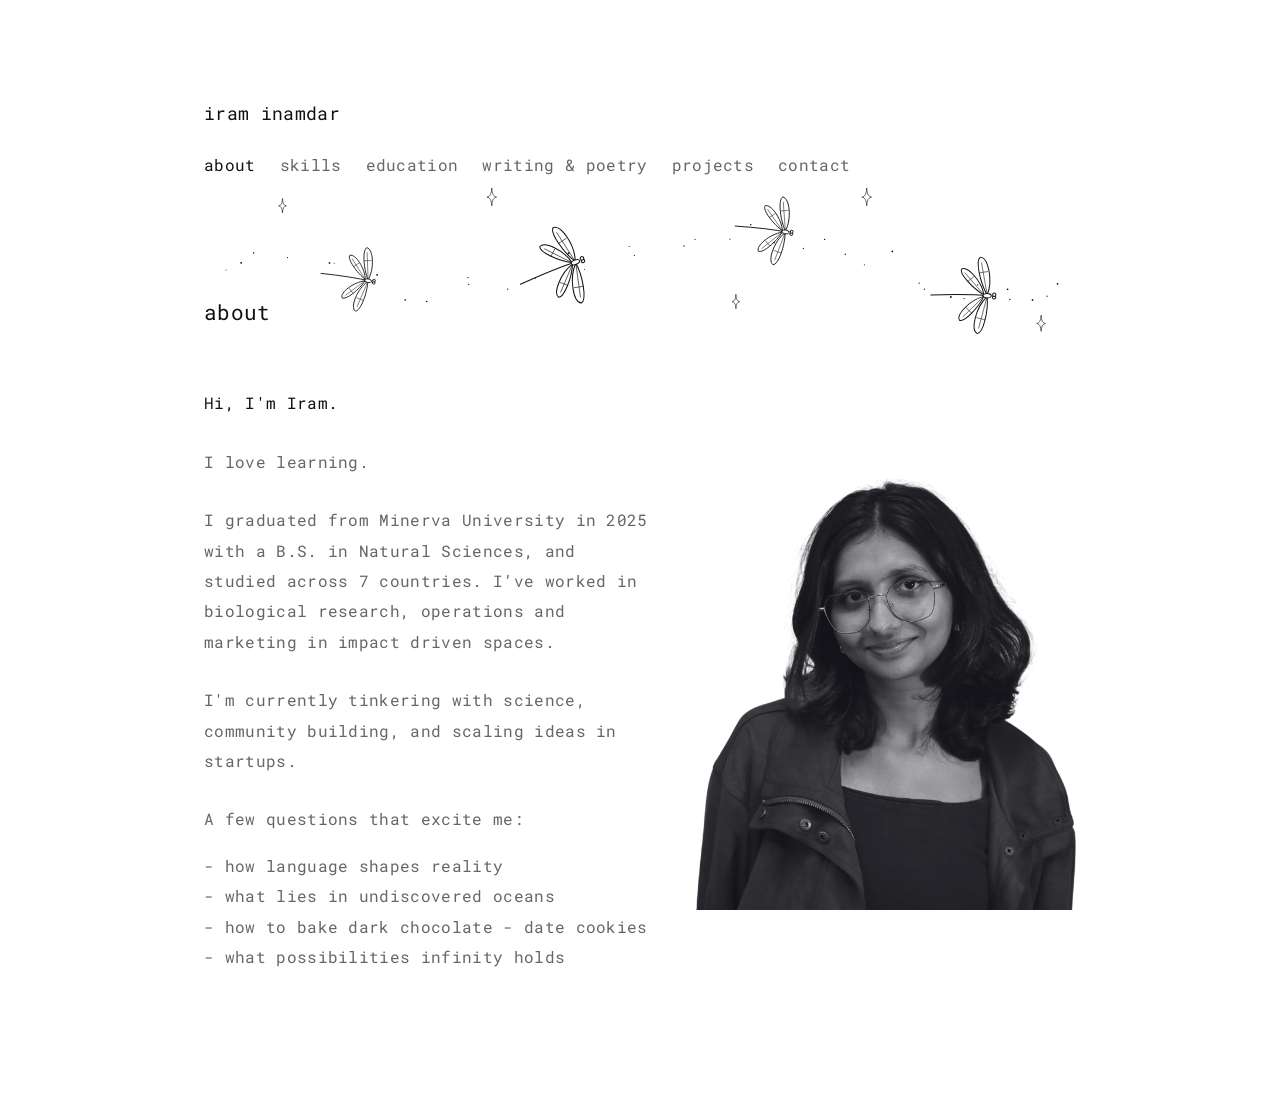
<file: about/index.html>
<!doctype html>
<html lang="en">
<head>
<meta charset="utf-8">
<meta name="viewport" content="width=device-width, initial-scale=1">
<title>about · iram inamdar</title>
<meta name="description" content="Iram Inamdar: research, community building, and writing.">
<link rel="preconnect" href="https://fonts.googleapis.com">
<link rel="preconnect" href="https://fonts.gstatic.com" crossorigin>
<link href="https://fonts.googleapis.com/css2?family=Roboto+Mono:wght@400;500&display=swap" rel="stylesheet">
<link rel="stylesheet" href="../style.css?v=21">
</head>
<body>
<div class="wrap">
<header><a class="name" href="../">iram inamdar</a><nav aria-label="Main"><a href="../about/" aria-current="page">about</a><a href="../skills/">skills</a><a href="../education/">education</a><a href="../writing/">writing &amp; poetry</a><a href="../projects/">projects</a><a href="../contact/">contact</a></nav></header>
<main><h1>about</h1>
<img class="flies" src="../images/dragonflies.svg?v=5" alt="" aria-hidden="true">
<div class="prose with-portrait">
<img class="portrait" src="../images/iram.png" alt="Portrait of Iram Inamdar">
<p class="lead">Hi, I'm Iram.</p>
<p>I love learning.</p>
<p>I graduated from Minerva University in 2025 with a B.S. in Natural Sciences, and studied across 7 countries. I’ve worked in biological research, operations and marketing in impact driven spaces.</p>
<p>I'm currently tinkering with science, community building, and scaling ideas in startups.</p>
<p>A few questions that excite me:</p>
<ul class="dash">
<li>how language shapes reality</li>
<li>what lies in undiscovered oceans</li>
<li>how to bake dark chocolate - date cookies</li>
<li>what possibilities infinity holds</li>
</ul>
</div>
</main></div></body></html>
</file>
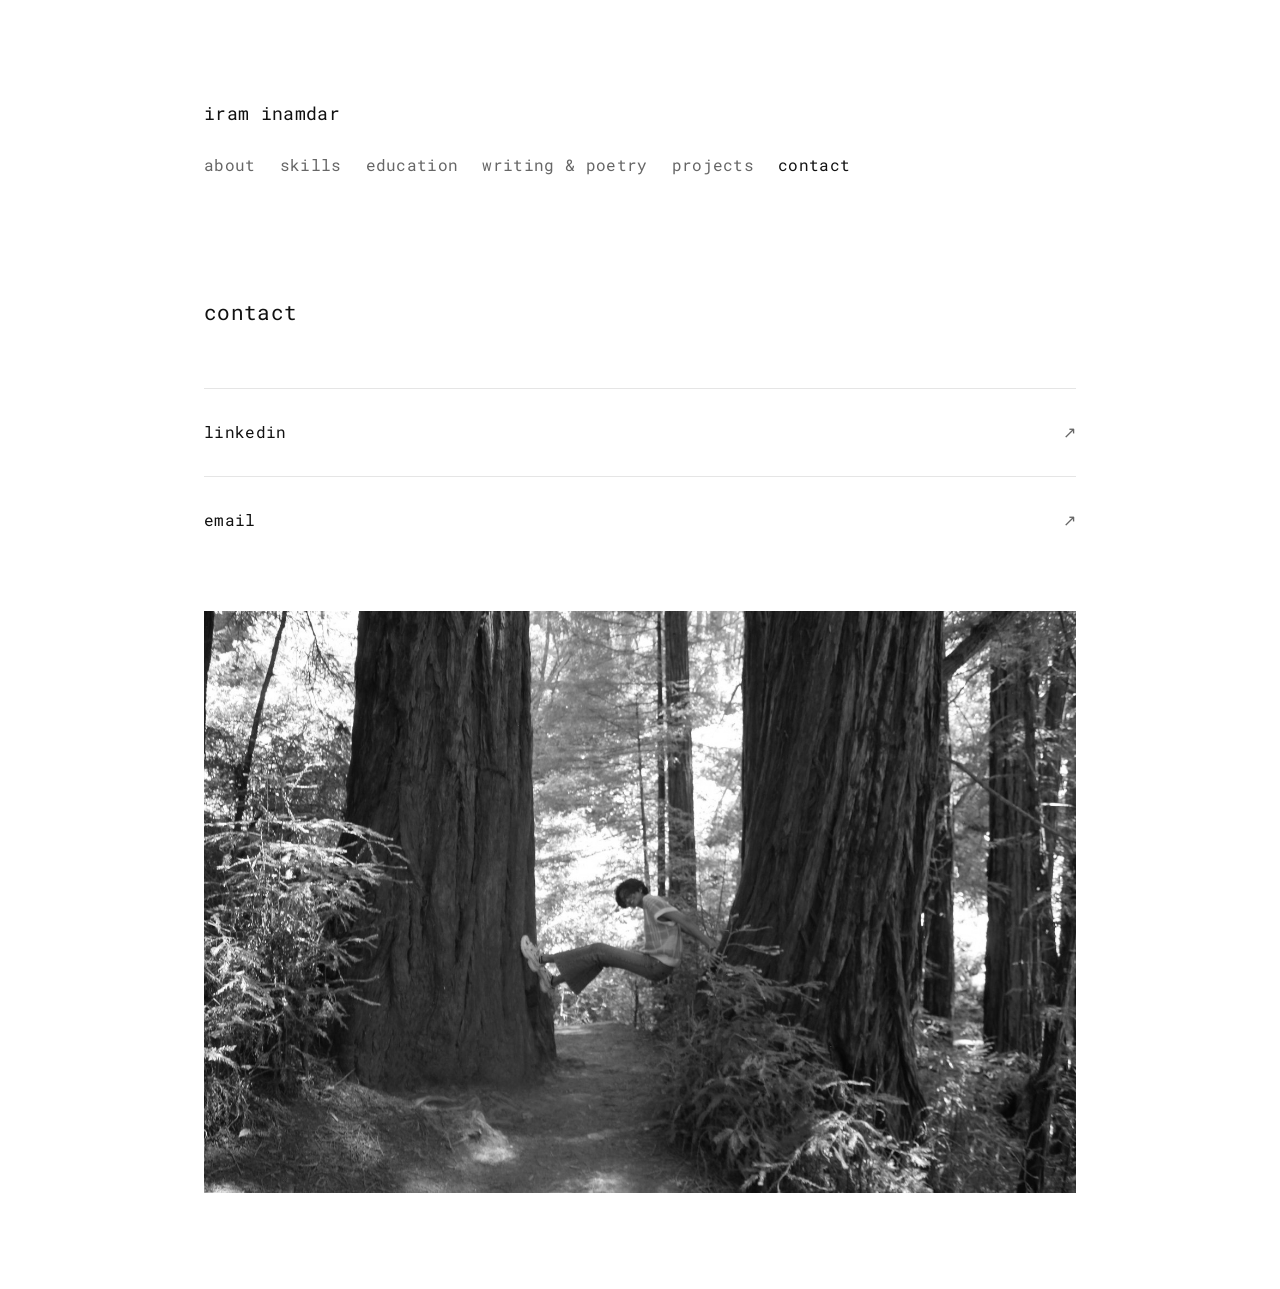
<file: contact/index.html>
<!doctype html>
<html lang="en">
<head>
<meta charset="utf-8">
<meta name="viewport" content="width=device-width, initial-scale=1">
<title>contact · iram inamdar</title>
<meta name="description" content="Iram Inamdar: research, community building, and writing.">
<link rel="preconnect" href="https://fonts.googleapis.com">
<link rel="preconnect" href="https://fonts.gstatic.com" crossorigin>
<link href="https://fonts.googleapis.com/css2?family=Roboto+Mono:wght@400;500&display=swap" rel="stylesheet">
<link rel="stylesheet" href="../style.css?v=21">
</head>
<body>
<div class="wrap">
<header><a class="name" href="../">iram inamdar</a><nav aria-label="Main"><a href="../about/">about</a><a href="../skills/">skills</a><a href="../education/">education</a><a href="../writing/">writing &amp; poetry</a><a href="../projects/">projects</a><a href="../contact/" aria-current="page">contact</a></nav></header>
<main><h1>contact</h1>
<ul class="list">
<li><a class="row" href="https://www.linkedin.com/in/iram-inamdar/" target="_blank" rel="noopener"><span class="t">linkedin</span><span class="tag">↗</span></a></li>
<li><a class="row" href="mailto:iraminamdar943@gmail.com"><span class="t">email</span><span class="tag"><span class="reveal">iraminamdar943@gmail.com </span>↗</span></a></li>
</ul>
<div class="gallery"><figure class="wide" tabindex="0"><img src="../images/redwoods.jpg" alt="Iram suspended between two redwood trunks" loading="lazy"><figcaption>I love meeting new people, so feel free to reach out :)</figcaption></figure></div>
</main></div></body></html>
</file>
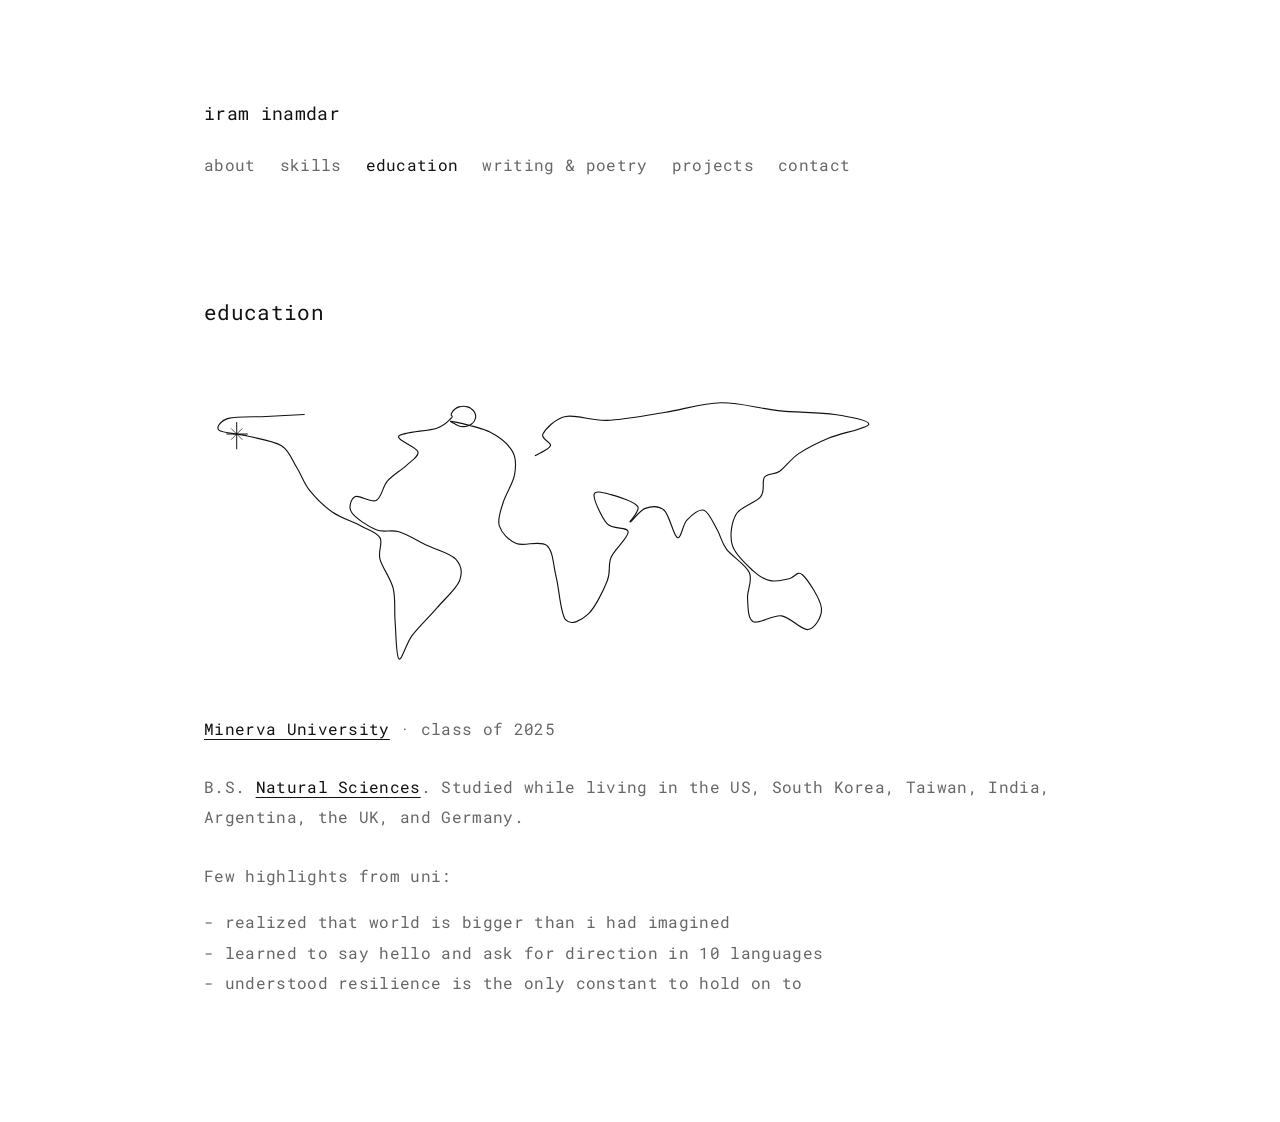
<file: education/index.html>
<!doctype html>
<html lang="en">
<head>
<meta charset="utf-8">
<meta name="viewport" content="width=device-width, initial-scale=1">
<title>education · iram inamdar</title>
<meta name="description" content="Iram Inamdar: research, community building, and writing.">
<link rel="preconnect" href="https://fonts.googleapis.com">
<link rel="preconnect" href="https://fonts.gstatic.com" crossorigin>
<link href="https://fonts.googleapis.com/css2?family=Roboto+Mono:wght@400;500&display=swap" rel="stylesheet">
<link rel="stylesheet" href="../style.css?v=21">
</head>
<body>
<div class="wrap">
<header><a class="name" href="../">iram inamdar</a><nav aria-label="Main"><a href="../about/">about</a><a href="../skills/">skills</a><a href="../education/" aria-current="page">education</a><a href="../writing/">writing &amp; poetry</a><a href="../projects/">projects</a><a href="../contact/">contact</a></nav></header>
<main><h1>education</h1>
<img class="map" src="../images/world.svg?v=4" alt="One-line drawing of a world map">
<div class="prose">
<p class="lead"><a class="inline" href="https://www.minerva.edu/" target="_blank" rel="noopener">Minerva University</a> <span style="color:#666">· class of 2025</span></p>
<p>B.S. <a class="inline" href="https://www.instagram.com/p/Cq5deO4u6dh/" target="_blank" rel="noopener">Natural Sciences</a>. Studied while living in the US, South Korea, Taiwan, India, Argentina, the UK, and Germany.</p>
<p>Few highlights from uni:</p>
<ul class="dash">
<li>realized that world is bigger than i had imagined</li>
<li>learned to say hello and ask for direction in 10 languages</li>
<li>understood resilience is the only constant to hold on to</li>
</ul>
</div>
</main></div></body></html>
</file>
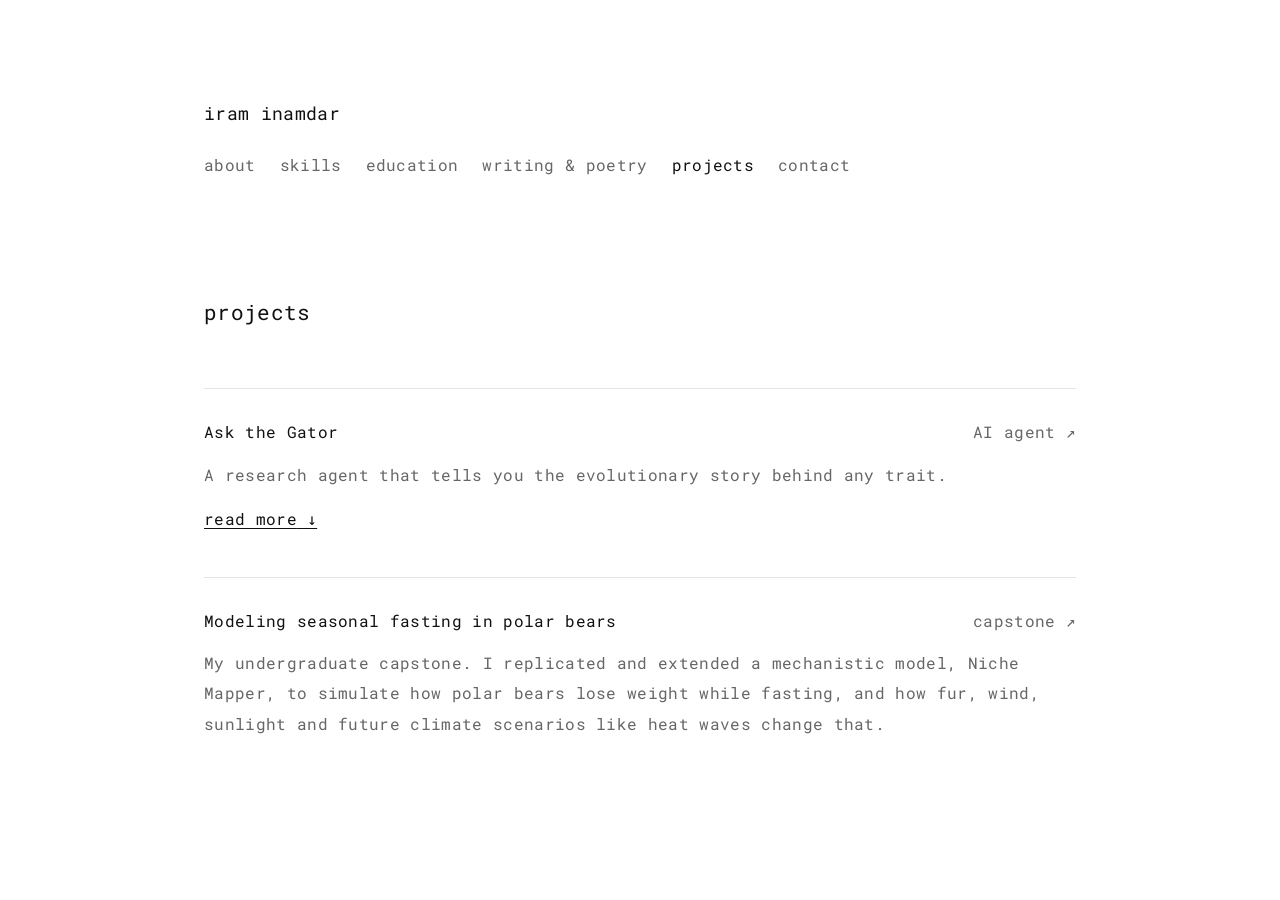
<file: projects/index.html>
<!doctype html>
<html lang="en">
<head>
<meta charset="utf-8">
<meta name="viewport" content="width=device-width, initial-scale=1">
<title>projects · iram inamdar</title>
<meta name="description" content="Iram Inamdar: research, community building, and writing.">
<link rel="preconnect" href="https://fonts.googleapis.com">
<link rel="preconnect" href="https://fonts.gstatic.com" crossorigin>
<link href="https://fonts.googleapis.com/css2?family=Roboto+Mono:wght@400;500&display=swap" rel="stylesheet">
<link rel="stylesheet" href="../style.css?v=21">
</head>
<body>
<div class="wrap">
<header><a class="name" href="../">iram inamdar</a><nav aria-label="Main"><a href="../about/">about</a><a href="../skills/">skills</a><a href="../education/">education</a><a href="../writing/">writing &amp; poetry</a><a href="../projects/" aria-current="page">projects</a><a href="../contact/">contact</a></nav></header>
<main><h1>projects</h1>
<ul class="list">
<li><a class="row" href="https://ask-the-gator.onrender.com" target="_blank" rel="noopener"><span class="t">Ask the Gator</span><span class="tag">AI agent ↗</span></a>
<div class="desc">
<p>A research agent that tells you the evolutionary story behind any trait.</p>
<details class="more"><summary>read more</summary>
<p>How it works:</p>
<ol class="steps">
<li>Claude picks 1–3 example species</li>
<li>Paperclip finds 20 papers for each</li>
<li>Claude scores them on my criteria and keeps the best 8</li>
<li>Claude reads them and pulls out cited evidence</li>
<li>you get a TLDR and a scientific version of the story</li>
</ol>
<p>Gator takes away the initial friction of finding sources. I've worked in labs for the last 5 years, and I know how much time and patience science takes. AI makes information easier to reach, which helps with some parts of that process.</p>
</details>
</div></li>
<li><a class="row" href="https://drive.google.com/file/d/1UYVWoaU9U7Eyi7DEhj91sWNCKs0dTLbS/view" target="_blank" rel="noopener"><span class="t">Modeling seasonal fasting in polar bears</span><span class="tag">capstone ↗</span></a>
<div class="desc">
<p>My undergraduate capstone. I replicated and extended a mechanistic model, Niche Mapper, to simulate how polar bears lose weight while fasting, and how fur, wind, sunlight and future climate scenarios like heat waves change that.</p>
</div></li>
</ul>
</main></div></body></html>
</file>
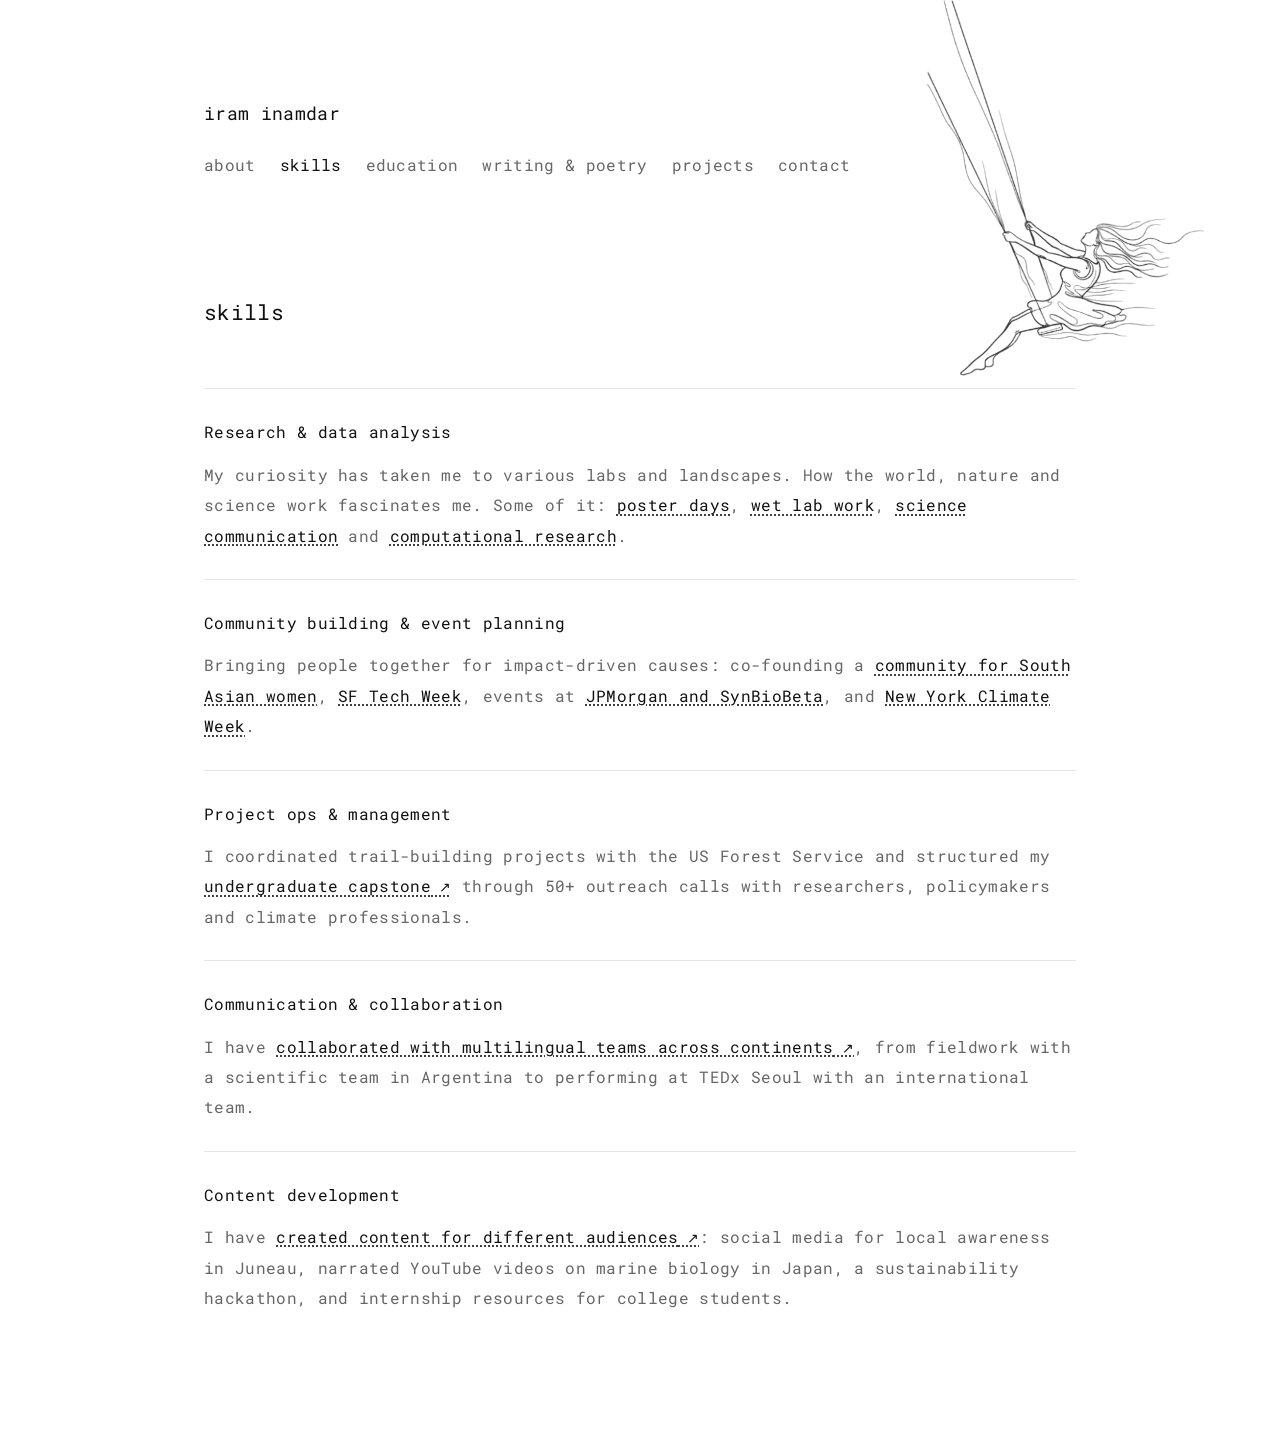
<file: skills/index.html>
<!doctype html>
<html lang="en">
<head>
<meta charset="utf-8">
<meta name="viewport" content="width=device-width, initial-scale=1">
<title>skills · iram inamdar</title>
<meta name="description" content="Iram Inamdar: research, community building, and writing.">
<link rel="preconnect" href="https://fonts.googleapis.com">
<link rel="preconnect" href="https://fonts.gstatic.com" crossorigin>
<link href="https://fonts.googleapis.com/css2?family=Roboto+Mono:wght@400;500&display=swap" rel="stylesheet">
<link rel="stylesheet" href="../style.css?v=21">
</head>
<body>
<div class="swing" aria-hidden="true"><img src="../images/swing.png" alt="" width="300" height="385"></div>
<div class="wrap">
<header><a class="name" href="../">iram inamdar</a><nav aria-label="Main"><a href="../about/">about</a><a href="../skills/" aria-current="page">skills</a><a href="../education/">education</a><a href="../writing/">writing &amp; poetry</a><a href="../projects/">projects</a><a href="../contact/">contact</a></nav></header>
<main><h1>skills</h1>
<ul class="list">
<li><div class="row"><span class="t">Research &amp; data analysis</span></div><p>My curiosity has taken me to various labs and landscapes. How the world, nature and science work fascinates me. Some of it: <a class="peek" target="_blank" rel="noopener" href="../images/skills/research-1.jpg">poster days<img src="../images/skills/research-1.jpg" alt="" loading="lazy"></a>, <a class="peek" target="_blank" rel="noopener" href="../images/skills/research-2.jpg">wet lab work<video src="../images/skills/research-2.mp4" poster="../images/skills/research-2.jpg" muted loop playsinline preload="none"></video></a>, <a class="peek" target="_blank" rel="noopener" href="../images/skills/research-4.jpg">science communication<img src="../images/skills/research-4.jpg" alt="" loading="lazy"></a> and <a class="peek" target="_blank" rel="noopener" href="https://drive.google.com/file/d/1fmnkA99SrPURMObtBF2wgednmDCPh34W/view">computational research<img src="../images/skills/research-3.jpg" alt="" loading="lazy"></a>.</p></li>
<li><div class="row"><span class="t">Community building &amp; event planning</span></div><p>Bringing people together for impact-driven causes: co-founding a <a class="peek" target="_blank" rel="noopener" href="../images/skills/community-1.jpg">community for South Asian women<img src="../images/skills/community-1.jpg" alt="" loading="lazy"></a>, <a class="peek" target="_blank" rel="noopener" href="../images/skills/community-2.jpg">SF Tech Week<img src="../images/skills/community-2.jpg" alt="" loading="lazy"></a>, events at <a class="peek" target="_blank" rel="noopener" href="../images/skills/community-3.jpg">JPMorgan and SynBioBeta<img src="../images/skills/community-3.jpg" alt="" loading="lazy"></a>, and <a class="peek" target="_blank" rel="noopener" href="../images/skills/community-4.jpg">New York Climate Week<img src="../images/skills/community-4.jpg" alt="" loading="lazy"></a>.</p></li>
<li><div class="row"><span class="t">Project ops &amp; management</span></div><p>I coordinated trail-building projects with the US Forest Service and structured my <a class="peek" target="_blank" rel="noopener" href="https://marshy-hexagon-371.notion.site/Project-Ops-Management-2f3859e5b1998181bc02cccbdf9ae6db">undergraduate capstone</a> through 50+ outreach calls with researchers, policymakers and climate professionals.</p></li>
<li><div class="row"><span class="t">Communication &amp; collaboration</span></div><p>I have <a class="peek" target="_blank" rel="noopener" href="https://marshy-hexagon-371.notion.site/Communication-Collaboration-2f3859e5b199810b971fc24374acdfb3">collaborated with multilingual teams across continents</a>, from fieldwork with a scientific team in Argentina to performing at TEDx Seoul with an international team.</p></li>
<li><div class="row"><span class="t">Content development</span></div><p>I have <a class="peek" target="_blank" rel="noopener" href="https://marshy-hexagon-371.notion.site/Content-Development-2f3859e5b199814e9c84d7a4d39dc67d">created content for different audiences</a>: social media for local awareness in Juneau, narrated YouTube videos on marine biology in Japan, a sustainability hackathon, and internship resources for college students.</p></li>
</ul>
<script>document.querySelectorAll(".peek video").forEach(v=>{const a=v.parentElement;const on=()=>{v.play().catch(()=>{})},off=()=>{v.pause()};a.addEventListener("mouseenter",on);a.addEventListener("focus",on);a.addEventListener("mouseleave",off);a.addEventListener("blur",off)});</script>
</main></div></body></html>
</file>
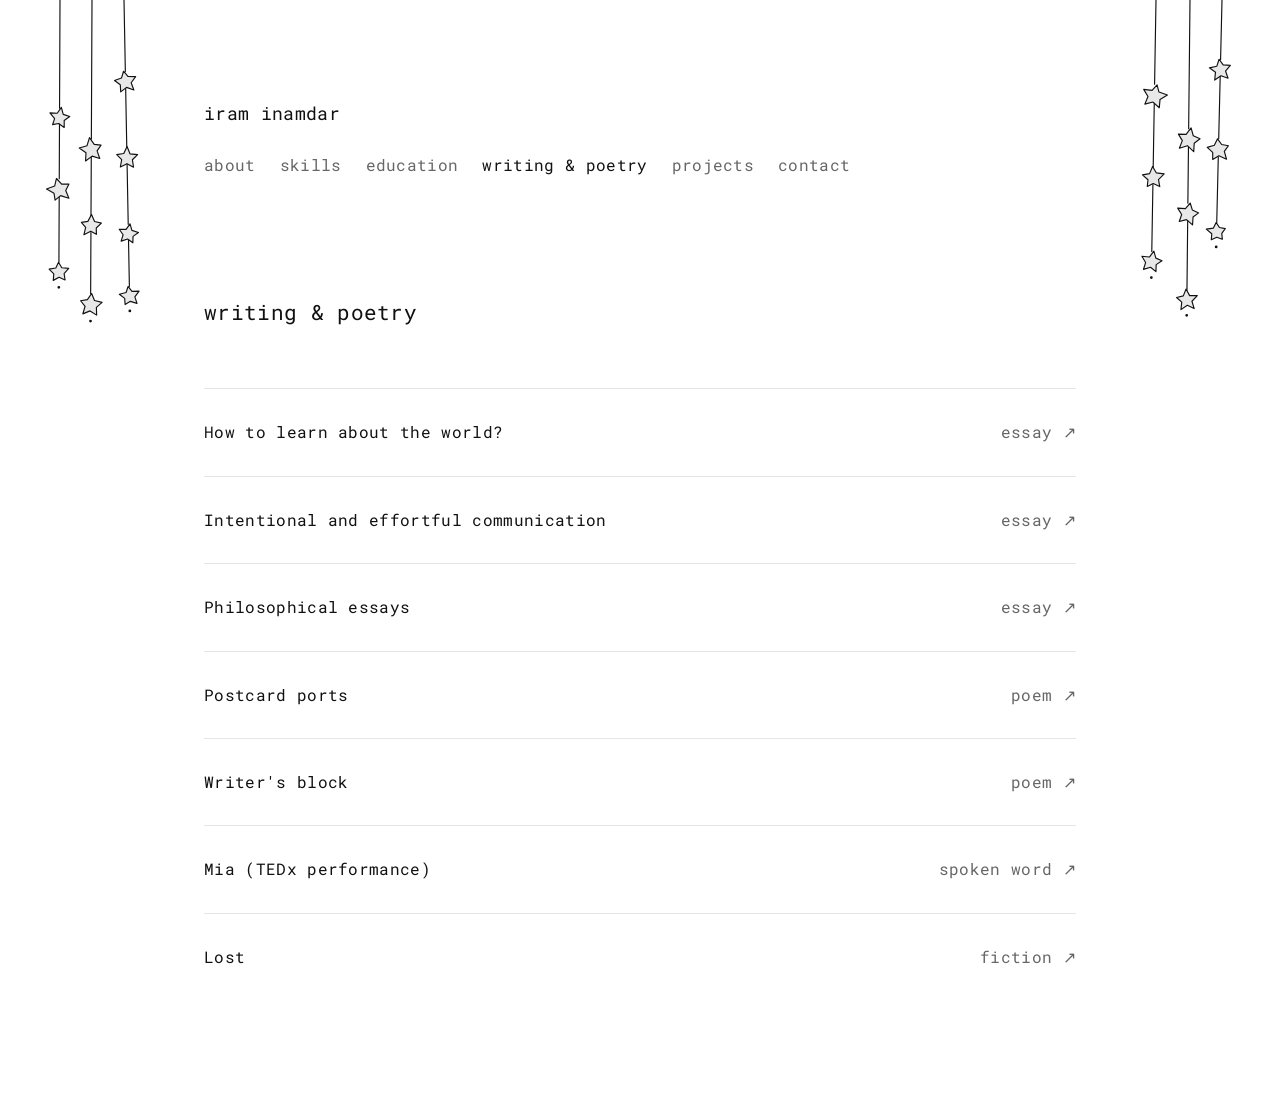
<file: writing/index.html>
<!doctype html>
<html lang="en">
<head>
<meta charset="utf-8">
<meta name="viewport" content="width=device-width, initial-scale=1">
<title>writing &amp; poetry · iram inamdar</title>
<meta name="description" content="Iram Inamdar: research, community building, and writing.">
<link rel="preconnect" href="https://fonts.googleapis.com">
<link rel="preconnect" href="https://fonts.gstatic.com" crossorigin>
<link href="https://fonts.googleapis.com/css2?family=Roboto+Mono:wght@400;500&display=swap" rel="stylesheet">
<link rel="stylesheet" href="../style.css?v=21">
</head>
<body>
<img class="hang hang-l" src="../images/stars-left.svg?v=2" alt="" aria-hidden="true"><img class="hang hang-r" src="../images/stars-right.svg?v=2" alt="" aria-hidden="true">
<div class="wrap">
<header><a class="name" href="../">iram inamdar</a><nav aria-label="Main"><a href="../about/">about</a><a href="../skills/">skills</a><a href="../education/">education</a><a href="../writing/" aria-current="page">writing &amp; poetry</a><a href="../projects/">projects</a><a href="../contact/">contact</a></nav></header>
<main><h1>writing &amp; poetry</h1>
<ul class="list">
<li><a class="row" href="https://emptyseats.substack.com/p/how-to-learn-about-the-world" target="_blank" rel="noopener"><span class="t">How to learn about the world?</span><span class="tag">essay ↗</span></a></li>
<li><a class="row" href="https://emptyseats.substack.com/p/intentional-and-effortful-communication" target="_blank" rel="noopener"><span class="t">Intentional and effortful communication</span><span class="tag">essay ↗</span></a></li>
<li><a class="row" href="https://drive.google.com/file/d/1ZAJjdDkvFrAbT6Yrs7obHdGeg-tSrYKv/view" target="_blank" rel="noopener"><span class="t">Philosophical essays</span><span class="tag">essay ↗</span></a></li>
<li><a class="row" href="https://emptyseats.substack.com/p/postcard-ports" target="_blank" rel="noopener"><span class="t">Postcard ports</span><span class="tag">poem ↗</span></a></li>
<li><a class="row" href="https://emptyseats.substack.com/p/writers-block" target="_blank" rel="noopener"><span class="t">Writer's block</span><span class="tag">poem ↗</span></a></li>
<li><a class="row" href="https://youtu.be/P5juZEy2Ugo" target="_blank" rel="noopener"><span class="t">Mia (TEDx performance)</span><span class="tag">spoken word ↗</span></a></li>
<li><a class="row" href="https://girlswritenow.org/media/lost-iram-inamdar/" target="_blank" rel="noopener"><span class="t">Lost</span><span class="tag">fiction ↗</span></a></li>
</ul>
</main></div></body></html>
</file>
<file: style.css>
*{box-sizing:border-box}
html{-webkit-text-size-adjust:100%}
body{margin:0;background:#fff;color:#111;font-family:"Roboto Mono",ui-monospace,monospace;font-size:16px;line-height:1.9;letter-spacing:.02em;-webkit-font-smoothing:antialiased}
a{color:inherit;text-decoration:none}
.wrap{max-width:920px;margin:0 auto;padding:96px 24px}
header{display:flex;flex-direction:column;gap:20px}
.name{font-size:18px;color:#111}
nav{display:flex;flex-wrap:wrap;gap:8px 24px;font-size:16px}
nav a{color:#666;transition:color .15s}
nav a:hover,nav a[aria-current=page]{color:#111}
h1{font-weight:400;font-size:21px;margin:112px 0 56px}
.prose p{color:#666;margin:0 0 28px}
.prose p.lead{color:#111}
.list{list-style:none;margin:0;padding:0;border-top:1px solid #e5e5e5}
.list li{border-bottom:1px solid #e5e5e5}
.list li:last-child{border-bottom:0}
.row{display:flex;justify-content:space-between;align-items:baseline;gap:24px;padding:28px 0}
.row .t{color:#111}
.row .tag{color:#666;white-space:nowrap}
.list p{margin:-16px 0 28px;color:#666}
a.row:hover .t{text-decoration:underline;text-underline-offset:4px}
.home{min-height:100vh;display:flex;align-items:center}
.home .wrap{width:100%}
.home header{gap:40px}
.home nav{flex-direction:column;gap:10px;font-size:18px}
@media (max-width:600px){.wrap{padding:48px 20px}h1{margin:72px 0 40px}nav,.name{font-size:16px}}
.portrait{float:right;width:380px;height:auto;margin:0 0 24px 48px}
@media (max-width:700px){.portrait{float:none;display:block;width:min(88%,340px);margin:0 0 32px}}
.prose a.inline{color:#111;text-decoration:underline;text-underline-offset:4px;text-decoration-thickness:1px}
.prose ul.dash{list-style:none;margin:-12px 0 28px;padding:0;color:#666}
.prose ul.dash li::before{content:"- "}
.home{flex-direction:column;align-items:stretch;justify-content:center}
.home .wrap{flex:1;display:flex;align-items:center}
.meadow{flex:none;width:100%;height:110px;background:url(images/meadow.svg?v=4) repeat-x center bottom/auto 100%;pointer-events:none}
@media (max-width:600px){.meadow{height:80px}}
.map{display:block;width:100%;max-width:680px;height:auto;margin:8px 0 40px}
main{position:relative}
.flies{position:absolute;right:0;top:-122px;width:100%;height:auto;pointer-events:none}
@media (max-width:700px){.flies{position:static;display:block;width:100%;margin:-24px 0 16px}}
@media (min-width:701px){.with-portrait{display:grid;grid-template-columns:minmax(0,1fr) 380px;column-gap:48px}.with-portrait>*{grid-column:1}.with-portrait .portrait{grid-column:2;grid-row:1/span 20;align-self:center;float:none;margin:0}}
.hang{position:absolute;top:0;width:124px;height:auto;pointer-events:none}
.hang-l{left:max(16px,calc(50% - 460px - 150px))}
.hang-r{right:max(16px,calc(50% - 460px - 150px))}
@media (max-width:1180px){.hang{display:none}}
.back{margin:56px 0 0}.back a{color:#666;text-decoration:none}.back a:hover{color:#111}
.gallery{display:grid;grid-template-columns:1fr 1fr;gap:16px;margin:48px 0 0}
.gallery figure{position:relative;margin:0;overflow:hidden;aspect-ratio:1/1;cursor:pointer;outline:none}
.gallery figure.wide{grid-column:1/-1;aspect-ratio:3/2}
.gallery img,.gallery video{display:block;width:100%;height:100%;object-fit:cover;filter:grayscale(1);transition:filter .6s ease,transform .6s ease}
.gallery figcaption{position:absolute;left:0;right:0;bottom:0;padding:40px 18px 16px;color:#fff;font-size:14px;line-height:1.5;background:linear-gradient(transparent,rgba(0,0,0,.6));opacity:0;transform:translateY(8px);transition:opacity .4s ease,transform .4s ease}
.gallery figure:hover img,.gallery figure:focus img,.gallery figure:hover video,.gallery figure:focus video{filter:none;transform:scale(1.02)}
.gallery figure:hover figcaption,.gallery figure:focus figcaption{opacity:1;transform:none}
.gallery figure:focus-visible{outline:1px solid #111;outline-offset:3px}
@media (max-width:600px){.gallery{grid-template-columns:1fr}.gallery figure,.gallery figure.wide{aspect-ratio:4/3}}
.gallery figure.tall{aspect-ratio:3/4}
.gallery figure.solo{grid-column:1/-1;justify-self:center;width:calc(50% - 8px)}
.gallery figure.fit{background:#efeeeb}.gallery figure.fit img{object-fit:contain}
@media (max-width:600px){.gallery figure.tall{aspect-ratio:3/4}.gallery figure.solo{width:100%}}
.gallery .cover{position:absolute;inset:0;z-index:2}
.gallery .open{position:absolute;bottom:14px;right:14px;padding:8px 14px;background:#fff;color:#111;border:1px solid #111;border-radius:999px;font-size:14px;line-height:1;letter-spacing:.02em;transition:background .2s,color .2s}
.gallery figure:hover .open,.gallery .cover:focus .open{background:#111;color:#fff}
.gallery figure:has(.open) figcaption{padding-right:170px}
.list .desc{margin:-16px 0 28px;color:#666}
.list .desc p{margin:0 0 14px}
.list .desc .dash{margin:0 0 14px;list-style:none;padding:0}
.steps{margin:0 0 14px;padding-left:1.6em}
.steps li{margin:2px 0;padding-left:4px}
.list .desc li{border:0}
.more summary{cursor:pointer;list-style:none;display:inline-block;margin:0 0 14px;color:#111;text-decoration:underline;text-underline-offset:3px}
.more summary::-webkit-details-marker{display:none}
.more summary::after{content:" ↓"}
.more[open] summary::after{content:" ↑"}
.more[open] summary{margin-bottom:14px}
.peek{position:relative;color:#111;text-decoration:underline;text-decoration-style:dotted;text-underline-offset:3px}
.peek img,.peek video{position:absolute;left:0;bottom:calc(100% + 10px);width:min(280px,70vw);height:auto;max-height:240px;object-fit:cover;opacity:0;transform:translateY(6px);pointer-events:none;transition:opacity .25s ease,transform .25s ease;box-shadow:0 8px 24px rgba(0,0,0,.18);z-index:5;background:#fff}
.peek:hover img,.peek:focus-visible img,.peek:hover video,.peek:focus-visible video{opacity:1;transform:none}
.peek:not(:has(img,video))::after{content:" ↗";font-size:.85em}
.peek video{width:180px;max-height:none;height:320px}
.reveal{display:inline-block;padding-right:.6em;box-sizing:border-box;max-width:0;overflow:hidden;vertical-align:bottom;white-space:nowrap;opacity:0;transition:max-width .4s ease,opacity .3s ease}
.row:hover .reveal,.row:focus-visible .reveal{max-width:22em;opacity:1}
.swing{position:absolute;top:-6px;left:min(calc(50% + 280px),calc(100% - 300px));width:300px;height:385px;pointer-events:none;z-index:-1;transform-origin:26px 6px;animation:swing 4.5s ease-in-out infinite alternate;transform:rotate(2deg)}
.swing img{display:block;width:100%;height:auto}
@keyframes swing{from{transform:rotate(2deg)}to{transform:rotate(34deg)}}
@media (max-width:900px){.swing{left:auto;right:-60px;scale:.6;transform-origin:26px 6px}}
@media (prefers-reduced-motion:reduce){.swing{animation:none;transform:rotate(12deg)}}
</file>
